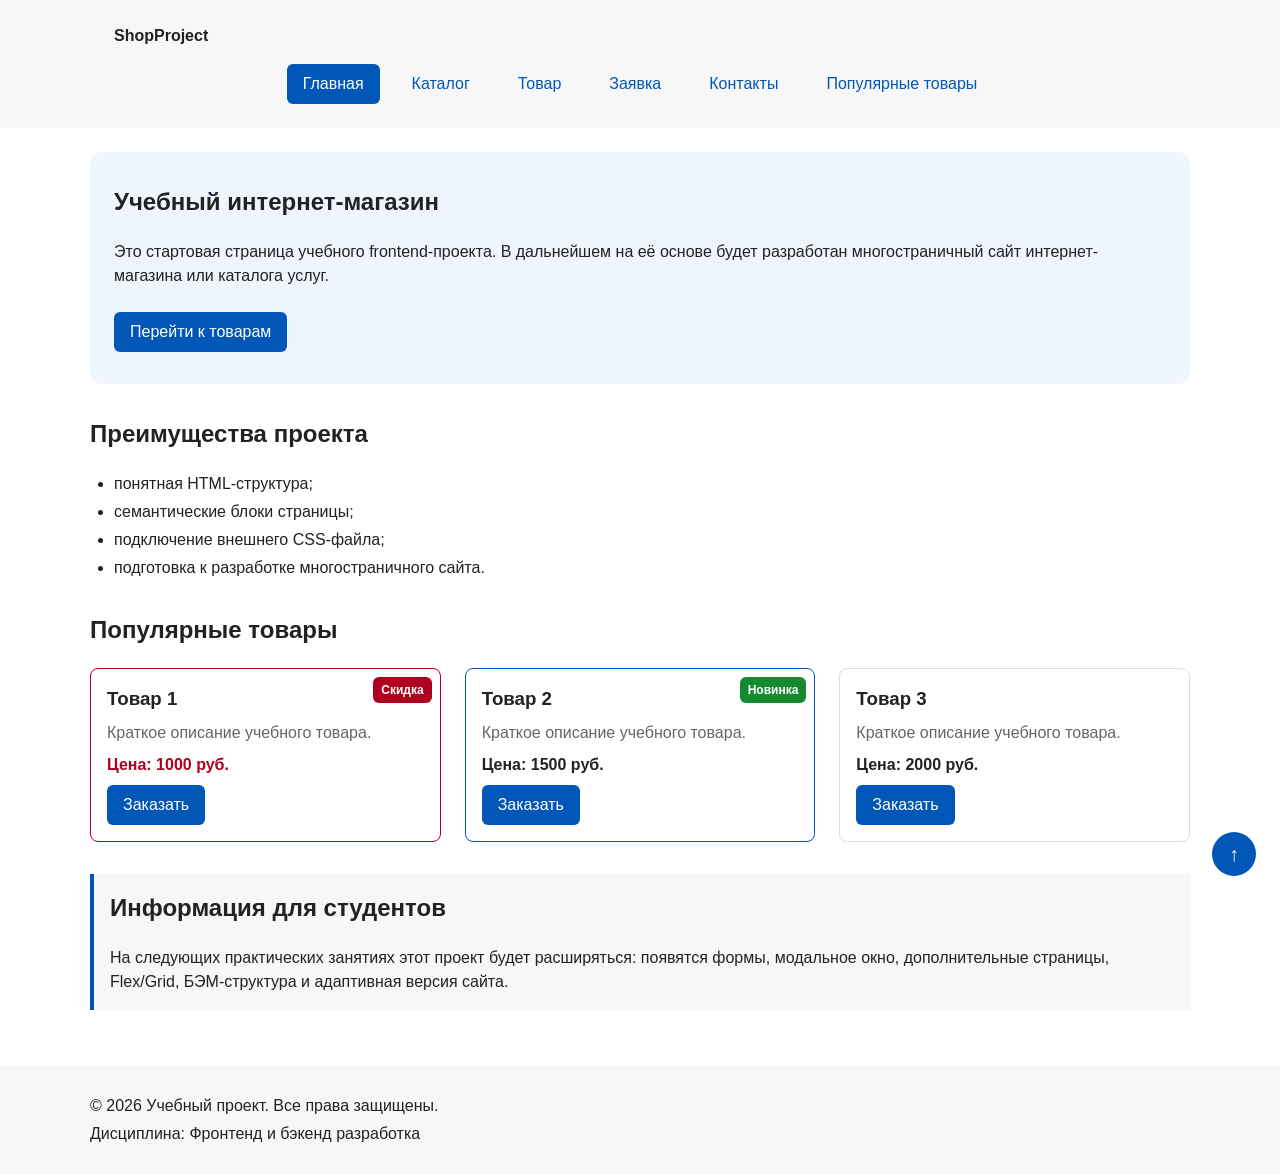
<file: index.html>
<!DOCTYPE html>
<html lang="ru">
<head>
  <meta charset="UTF-8">
  <meta name="viewport" content="width=device-width, initial-scale=1.0">
  <meta name="description" content="Учебный интернет-магазин: популярные товары, преимущества и форма заявки.">
  <title>Главная – Учебный интернет-магазин</title>
  <link rel="stylesheet" href="css/style.css">
  <script src="js/main.js" defer></script>
</head>
<body>

  <header class="site-header">
    <div class="site-header__inner">
      <a class="site-header__logo" href="index.html">ShopProject</a>

      <nav class="site-nav" aria-label="Основная навигация">
        <ul class="site-nav__list">
          <li class="site-nav__item"><a class="site-nav__link site-nav__link--active" href="index.html">Главная</a></li>
          <li class="site-nav__item"><a class="site-nav__link" href="catalog.html">Каталог</a></li>
          <li class="site-nav__item"><a class="site-nav__link" href="product.html">Товар</a></li>
          <li class="site-nav__item"><a class="site-nav__link" href="order.html">Заявка</a></li>
          <li class="site-nav__item"><a class="site-nav__link" href="contacts.html">Контакты</a></li>
          <li class="site-nav__item"><a class="site-nav__link" href="index.html#popular">Популярные товары</a></li>
        </ul>
      </nav>
    </div>
  </header>

  <main class="main">

    <section class="hero">
      <h1 class="hero__title">Учебный интернет-магазин</h1>
      <p class="hero__text">
        Это стартовая страница учебного frontend-проекта.
        В дальнейшем на её основе будет разработан многостраничный сайт
        интернет-магазина или каталога услуг.
      </p>
      <a class="button button--primary" href="#popular">Перейти к товарам</a>
    </section>

    <section class="section" id="advantages">
      <h2 class="section__title">Преимущества проекта</h2>

      <ul class="advantages-list">
        <li class="advantages-list__item">понятная HTML-структура;</li>
        <li class="advantages-list__item">семантические блоки страницы;</li>
        <li class="advantages-list__item">подключение внешнего CSS-файла;</li>
        <li class="advantages-list__item">подготовка к разработке многостраничного сайта.</li>
      </ul>
    </section>

    <section class="section" id="popular">
      <h2 class="section__title">Популярные товары</h2>

      <div class="products-grid">
        <article class="product-card product-card--discount">
          <span class="product-card__badge">Скидка</span>
          <h3 class="product-card__title">Товар 1</h3>
          <p class="product-card__description">Краткое описание учебного товара.</p>
          <p class="product-card__price">Цена: 1000 руб.</p>
          <button class="button button--primary product-card__button" type="button" data-product="Товар 1">
            Заказать
          </button>
        </article>

        <article class="product-card product-card--featured">
          <span class="product-card__badge product-card__badge--new">Новинка</span>
          <h3 class="product-card__title">Товар 2</h3>
          <p class="product-card__description">Краткое описание учебного товара.</p>
          <p class="product-card__price">Цена: 1500 руб.</p>
          <button class="button button--primary product-card__button" type="button" data-product="Товар 2">
            Заказать
          </button>
        </article>

        <article class="product-card">
          <h3 class="product-card__title">Товар 3</h3>
          <p class="product-card__description">Краткое описание учебного товара.</p>
          <p class="product-card__price">Цена: 2000 руб.</p>
          <button class="button button--primary product-card__button" type="button" data-product="Товар 3">
            Заказать
          </button>
        </article>
      </div>
    </section>

    <aside class="aside-info">
      <h2 class="aside-info__title">Информация для студентов</h2>
      <p class="aside-info__text">
        На следующих практических занятиях этот проект будет расширяться:
        появятся формы, модальное окно, дополнительные страницы, Flex/Grid,
        БЭМ-структура и адаптивная версия сайта.
      </p>
    </aside>

  </main>

  <dialog class="order-dialog" id="order-dialog" aria-labelledby="order-dialog-title">
    <h2 class="order-dialog__title" id="order-dialog-title">Оформление заявки</h2>

    <form class="order-form" id="order-form" action="#" method="post" novalidate>
      <input id="selected-product" name="selected-product" type="hidden">

      <div class="order-form__field">
        <label class="order-form__label" for="order-name">Имя</label>
        <input class="order-form__input" id="order-name" name="name" type="text"
               placeholder="Введите ваше имя" minlength="2" autocomplete="given-name" required>
      </div>

      <div class="order-form__field">
        <label class="order-form__label" for="order-email">E-mail</label>
        <input class="order-form__input" id="order-email" name="email" type="email"
               placeholder="example@mail.ru" autocomplete="email" required>
      </div>

      <div class="order-form__field">
        <label class="order-form__label" for="order-phone">Телефон</label>
        <input class="order-form__input" id="order-phone" name="phone" type="tel"
               inputmode="tel" placeholder="+7 (900) 000-00-00"
               pattern="^\+7 \(\d{3}\) \d{3}-\d{2}-\d{2}$" required>
        <small class="order-form__hint">Формат: +7 (900) 000-00-00</small>
      </div>

      <div class="order-form__field">
        <label class="order-form__label" for="order-date">Дата связи</label>
        <input class="order-form__input" id="order-date" name="date" type="date">
      </div>

      <div class="order-form__field">
        <label class="order-form__label" for="order-topic">Тема заявки</label>
        <select class="order-form__select" id="order-topic" name="topic" required>
          <option value="">Выберите тему</option>
          <option value="product">Заказ товара</option>
          <option value="consultation">Консультация</option>
          <option value="delivery">Доставка</option>
        </select>
      </div>

      <div class="order-form__field">
        <label class="order-form__label" for="order-comment">Комментарий</label>
        <textarea class="order-form__textarea" id="order-comment" name="comment"
                  rows="4" placeholder="Укажите дополнительную информацию"></textarea>
      </div>

      <div class="order-form__field order-form__field--checkbox">
        <label class="order-form__label order-form__label--checkbox">
          <input id="order-agreement" name="agreement" type="checkbox" required>
          Я согласен на обработку данных
        </label>
      </div>

      <div class="order-form__actions">
        <button class="button button--secondary" type="button" id="close-order-dialog">Закрыть</button>
        <button class="button button--primary" type="submit">Отправить заявку</button>
      </div>
    </form>
  </dialog>

  <p class="success-message" id="success-message" hidden>
    Форма успешно отправлена!
  </p>

  <a class="scroll-top" href="#" aria-label="Наверх">↑</a>

  <footer class="site-footer" id="contacts">
    <p class="site-footer__text">&copy; 2026 Учебный проект. Все права защищены.</p>
    <p class="site-footer__text">Дисциплина: Фронтенд и бэкенд разработка</p>
  </footer>

</body>
</html>
</file>
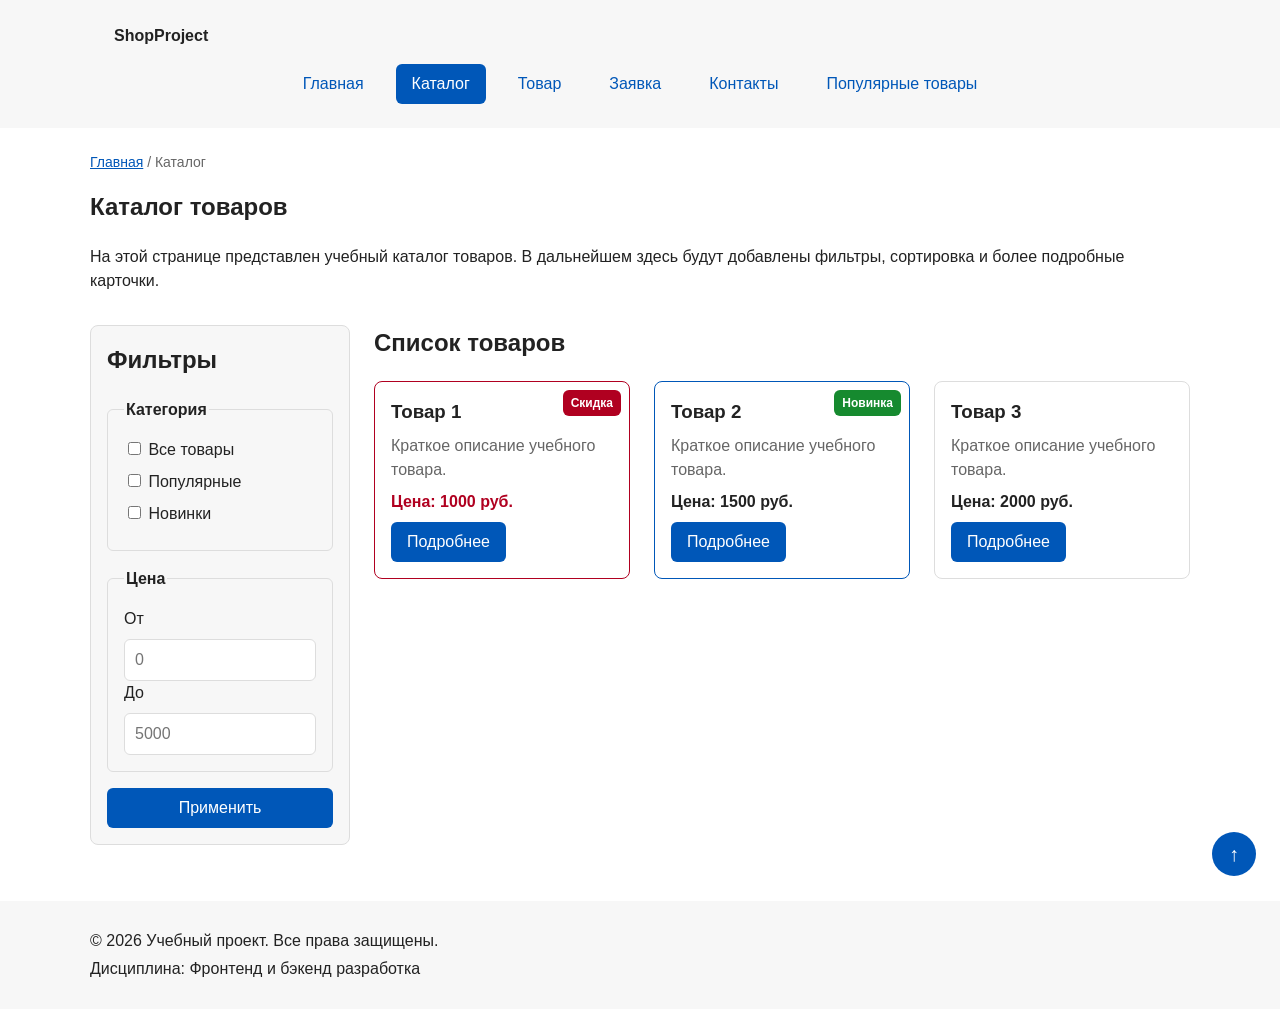
<file: catalog.html>
<!DOCTYPE html>
<html lang="ru">
<head>
  <meta charset="UTF-8">
  <meta name="viewport" content="width=device-width, initial-scale=1.0">
  <meta name="description" content="Каталог товаров учебного интернет-магазина.">
  <title>Каталог товаров – Учебный интернет-магазин</title>
  <link rel="stylesheet" href="css/style.css">
</head>
<body>

  <header class="site-header">
    <div class="site-header__inner">
      <a class="site-header__logo" href="index.html">ShopProject</a>

      <nav class="site-nav" aria-label="Основная навигация">
        <ul class="site-nav__list">
          <li class="site-nav__item"><a class="site-nav__link" href="index.html">Главная</a></li>
          <li class="site-nav__item"><a class="site-nav__link site-nav__link--active" href="catalog.html">Каталог</a></li>
          <li class="site-nav__item"><a class="site-nav__link" href="product.html">Товар</a></li>
          <li class="site-nav__item"><a class="site-nav__link" href="order.html">Заявка</a></li>
          <li class="site-nav__item"><a class="site-nav__link" href="contacts.html">Контакты</a></li>
          <li class="site-nav__item"><a class="site-nav__link" href="index.html#popular">Популярные товары</a></li>
        </ul>
      </nav>
    </div>
  </header>

  <main class="main">

    <nav class="breadcrumbs" aria-label="Хлебные крошки">
      <a class="breadcrumbs__link" href="index.html">Главная</a>
      <span class="breadcrumbs__current">Каталог</span>
    </nav>

    <section class="section">
      <h1 class="section__title">Каталог товаров</h1>
      <p>
        На этой странице представлен учебный каталог товаров.
        В дальнейшем здесь будут добавлены фильтры, сортировка и более подробные карточки.
      </p>
    </section>

    <section class="catalog-layout">

      <aside class="catalog-filters">
        <h2 class="catalog-filters__title">Фильтры</h2>

        <form class="filters-form" action="#" method="get">

          <fieldset class="filters-form__group">
            <legend class="filters-form__legend">Категория</legend>

            <label class="filters-form__label">
              <input type="checkbox" name="category" value="all">
              Все товары
            </label>

            <label class="filters-form__label">
              <input type="checkbox" name="category" value="popular">
              Популярные
            </label>

            <label class="filters-form__label">
              <input type="checkbox" name="category" value="new">
              Новинки
            </label>
          </fieldset>

          <fieldset class="filters-form__group">
            <legend class="filters-form__legend">Цена</legend>

            <label class="filters-form__label" for="price-from">От</label>
            <input class="filters-form__input" id="price-from" name="price-from" type="number" min="0" placeholder="0">

            <label class="filters-form__label" for="price-to">До</label>
            <input class="filters-form__input" id="price-to" name="price-to" type="number" min="0" placeholder="5000">
          </fieldset>

          <button class="button button--primary" type="submit">Применить</button>
        </form>
      </aside>

      <section class="catalog-products">
        <h2 class="section__title">Список товаров</h2>

        <div class="products-grid">
          <article class="product-card product-card--discount">
            <span class="product-card__badge">Скидка</span>
            <h3 class="product-card__title">Товар 1</h3>
            <p class="product-card__description">Краткое описание учебного товара.</p>
            <p class="product-card__price">Цена: 1000 руб.</p>
            <a class="button button--primary product-card__button" href="product.html">Подробнее</a>
          </article>

          <article class="product-card product-card--featured">
            <span class="product-card__badge product-card__badge--new">Новинка</span>
            <h3 class="product-card__title">Товар 2</h3>
            <p class="product-card__description">Краткое описание учебного товара.</p>
            <p class="product-card__price">Цена: 1500 руб.</p>
            <a class="button button--primary product-card__button" href="product.html">Подробнее</a>
          </article>

          <article class="product-card">
            <h3 class="product-card__title">Товар 3</h3>
            <p class="product-card__description">Краткое описание учебного товара.</p>
            <p class="product-card__price">Цена: 2000 руб.</p>
            <a class="button button--primary product-card__button" href="product.html">Подробнее</a>
          </article>
        </div>
      </section>

    </section>

  </main>

  <a class="scroll-top" href="#" aria-label="Наверх">↑</a>

  <footer class="site-footer">
    <p class="site-footer__text">&copy; 2026 Учебный проект. Все права защищены.</p>
    <p class="site-footer__text">Дисциплина: Фронтенд и бэкенд разработка</p>
  </footer>

</body>
</html>
</file>
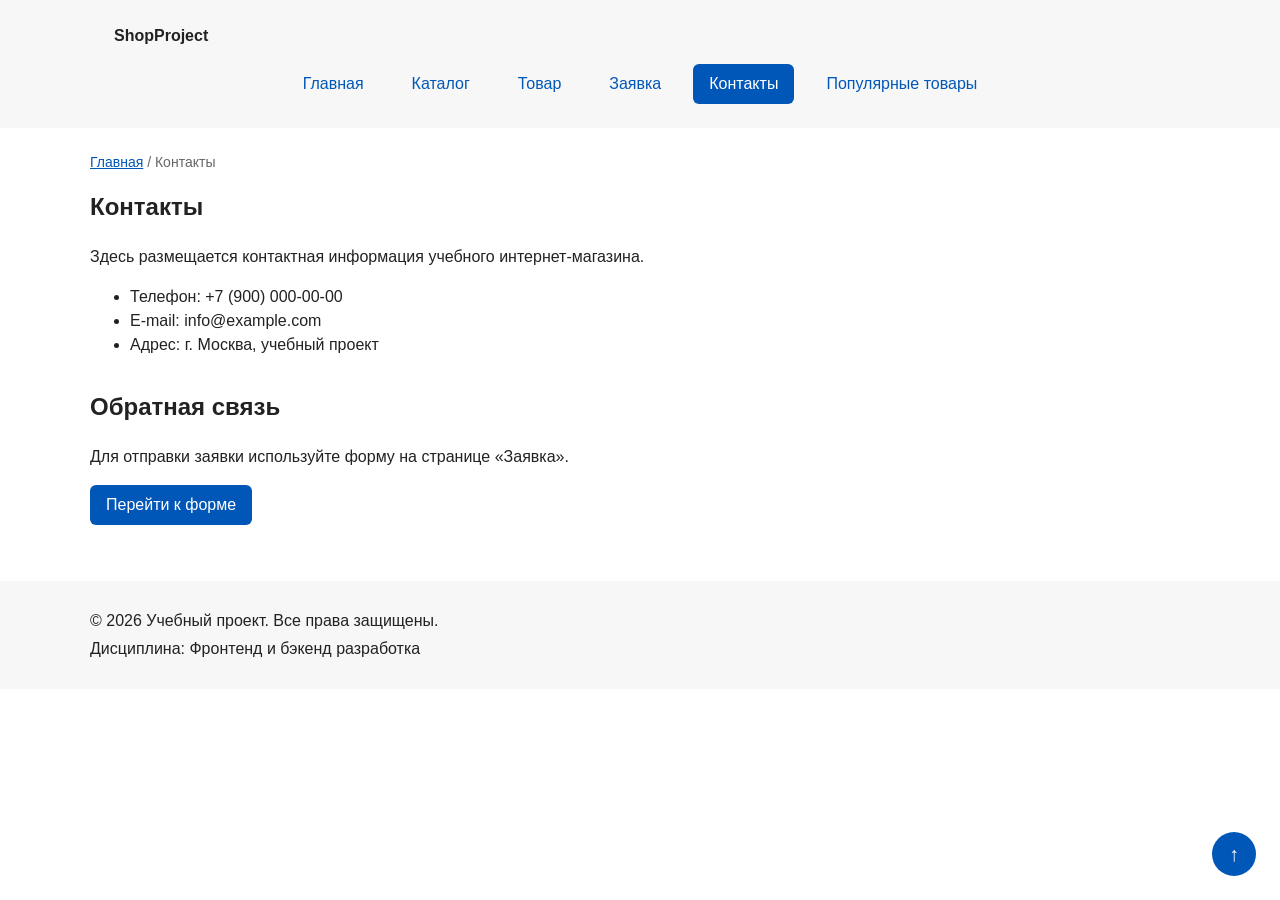
<file: contacts.html>
<!DOCTYPE html>
<html lang="ru">
<head>
  <meta charset="UTF-8">
  <meta name="viewport" content="width=device-width, initial-scale=1.0">
  <meta name="description" content="Контактная информация учебного интернет-магазина.">
  <title>Контакты – Учебный интернет-магазин</title>
  <link rel="stylesheet" href="css/style.css">
</head>
<body>

  <header class="site-header">
    <div class="site-header__inner">
      <a class="site-header__logo" href="index.html">ShopProject</a>

      <nav class="site-nav" aria-label="Основная навигация">
        <ul class="site-nav__list">
          <li class="site-nav__item"><a class="site-nav__link" href="index.html">Главная</a></li>
          <li class="site-nav__item"><a class="site-nav__link" href="catalog.html">Каталог</a></li>
          <li class="site-nav__item"><a class="site-nav__link" href="product.html">Товар</a></li>
          <li class="site-nav__item"><a class="site-nav__link" href="order.html">Заявка</a></li>
          <li class="site-nav__item"><a class="site-nav__link site-nav__link--active" href="contacts.html">Контакты</a></li>
          <li class="site-nav__item"><a class="site-nav__link" href="index.html#popular">Популярные товары</a></li>
        </ul>
      </nav>
    </div>
  </header>

  <main class="main">

    <nav class="breadcrumbs" aria-label="Хлебные крошки">
      <a class="breadcrumbs__link" href="index.html">Главная</a>
      <span class="breadcrumbs__current">Контакты</span>
    </nav>

    <section class="section">
      <h1 class="section__title">Контакты</h1>
      <p>
        Здесь размещается контактная информация учебного интернет-магазина.
      </p>
      <ul>
        <li>Телефон: +7 (900) 000-00-00</li>
        <li>E-mail: info@example.com</li>
        <li>Адрес: г. Москва, учебный проект</li>
      </ul>
    </section>

    <section class="section" id="feedback">
      <h2 class="section__title">Обратная связь</h2>
      <p>
        Для отправки заявки используйте форму на странице «Заявка».
      </p>
      <a class="button button--primary" href="order.html">Перейти к форме</a>
    </section>

  </main>

  <a class="scroll-top" href="#" aria-label="Наверх">↑</a>

  <footer class="site-footer">
    <p class="site-footer__text">&copy; 2026 Учебный проект. Все права защищены.</p>
    <p class="site-footer__text">Дисциплина: Фронтенд и бэкенд разработка</p>
  </footer>

</body>
</html>
</file>
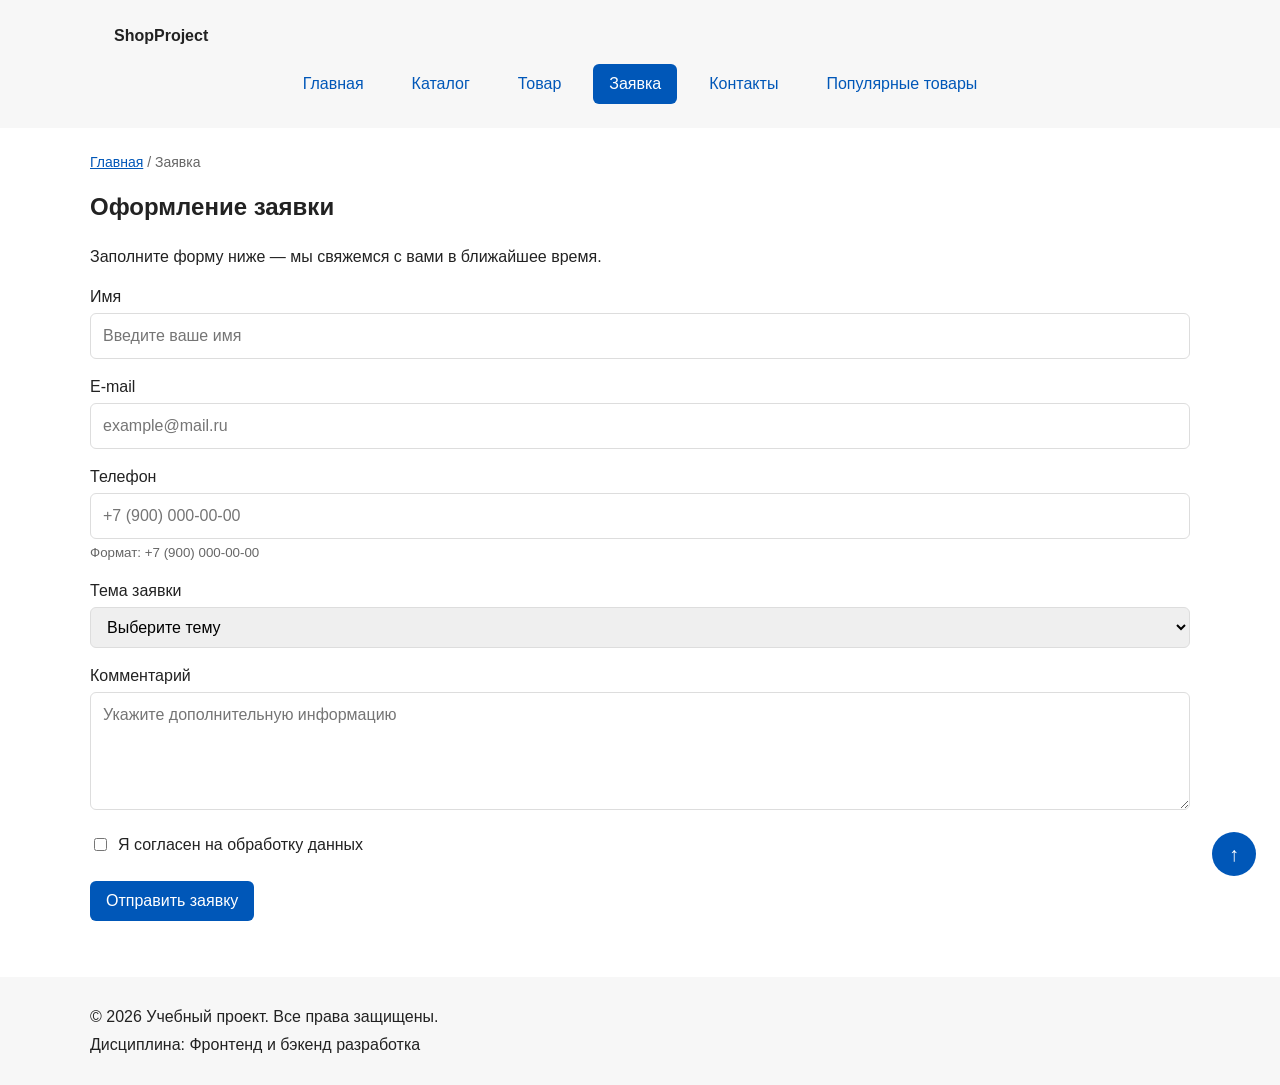
<file: order.html>
<!DOCTYPE html>
<html lang="ru">
<head>
  <meta charset="UTF-8">
  <meta name="viewport" content="width=device-width, initial-scale=1.0">
  <meta name="description" content="Оформление заявки в учебном интернет-магазине.">
  <title>Заявка – Учебный интернет-магазин</title>
  <link rel="stylesheet" href="css/style.css">
</head>
<body>

  <header class="site-header">
    <div class="site-header__inner">
      <a class="site-header__logo" href="index.html">ShopProject</a>

      <nav class="site-nav" aria-label="Основная навигация">
        <ul class="site-nav__list">
          <li class="site-nav__item"><a class="site-nav__link" href="index.html">Главная</a></li>
          <li class="site-nav__item"><a class="site-nav__link" href="catalog.html">Каталог</a></li>
          <li class="site-nav__item"><a class="site-nav__link" href="product.html">Товар</a></li>
          <li class="site-nav__item"><a class="site-nav__link site-nav__link--active" href="order.html">Заявка</a></li>
          <li class="site-nav__item"><a class="site-nav__link" href="contacts.html">Контакты</a></li>
          <li class="site-nav__item"><a class="site-nav__link" href="index.html#popular">Популярные товары</a></li>
        </ul>
      </nav>
    </div>
  </header>

  <main class="main">

    <nav class="breadcrumbs" aria-label="Хлебные крошки">
      <a class="breadcrumbs__link" href="index.html">Главная</a>
      <span class="breadcrumbs__current">Заявка</span>
    </nav>

    <section class="section">
      <h1 class="section__title">Оформление заявки</h1>
      <p>
        Заполните форму ниже — мы свяжемся с вами в ближайшее время.
      </p>

      <form class="order-form" action="#" method="post" novalidate>

        <div class="order-form__field">
          <label class="order-form__label" for="page-name">Имя</label>
          <input class="order-form__input" id="page-name" name="name" type="text"
                 placeholder="Введите ваше имя" minlength="2" required>
        </div>

        <div class="order-form__field">
          <label class="order-form__label" for="page-email">E-mail</label>
          <input class="order-form__input" id="page-email" name="email" type="email"
                 placeholder="example@mail.ru" required>
        </div>

        <div class="order-form__field">
          <label class="order-form__label" for="page-phone">Телефон</label>
          <input class="order-form__input" id="page-phone" name="phone" type="tel"
                 inputmode="tel" placeholder="+7 (900) 000-00-00"
                 pattern="^\+7 \(\d{3}\) \d{3}-\d{2}-\d{2}$" required>
          <small class="order-form__hint">Формат: +7 (900) 000-00-00</small>
        </div>

        <div class="order-form__field">
          <label class="order-form__label" for="page-topic">Тема заявки</label>
          <select class="order-form__select" id="page-topic" name="topic" required>
            <option value="">Выберите тему</option>
            <option value="product">Заказ товара</option>
            <option value="consultation">Консультация</option>
            <option value="delivery">Доставка</option>
          </select>
        </div>

        <div class="order-form__field">
          <label class="order-form__label" for="page-comment">Комментарий</label>
          <textarea class="order-form__textarea" id="page-comment" name="comment"
                    rows="4" placeholder="Укажите дополнительную информацию"></textarea>
        </div>

        <div class="order-form__field order-form__field--checkbox">
          <label class="order-form__label order-form__label--checkbox">
            <input id="page-agreement" name="agreement" type="checkbox" required>
            Я согласен на обработку данных
          </label>
        </div>

        <div class="order-form__actions">
          <button class="button button--primary" type="submit">Отправить заявку</button>
        </div>
      </form>
    </section>

  </main>

  <a class="scroll-top" href="#" aria-label="Наверх">↑</a>

  <footer class="site-footer">
    <p class="site-footer__text">&copy; 2026 Учебный проект. Все права защищены.</p>
    <p class="site-footer__text">Дисциплина: Фронтенд и бэкенд разработка</p>
  </footer>

</body>
</html>
</file>
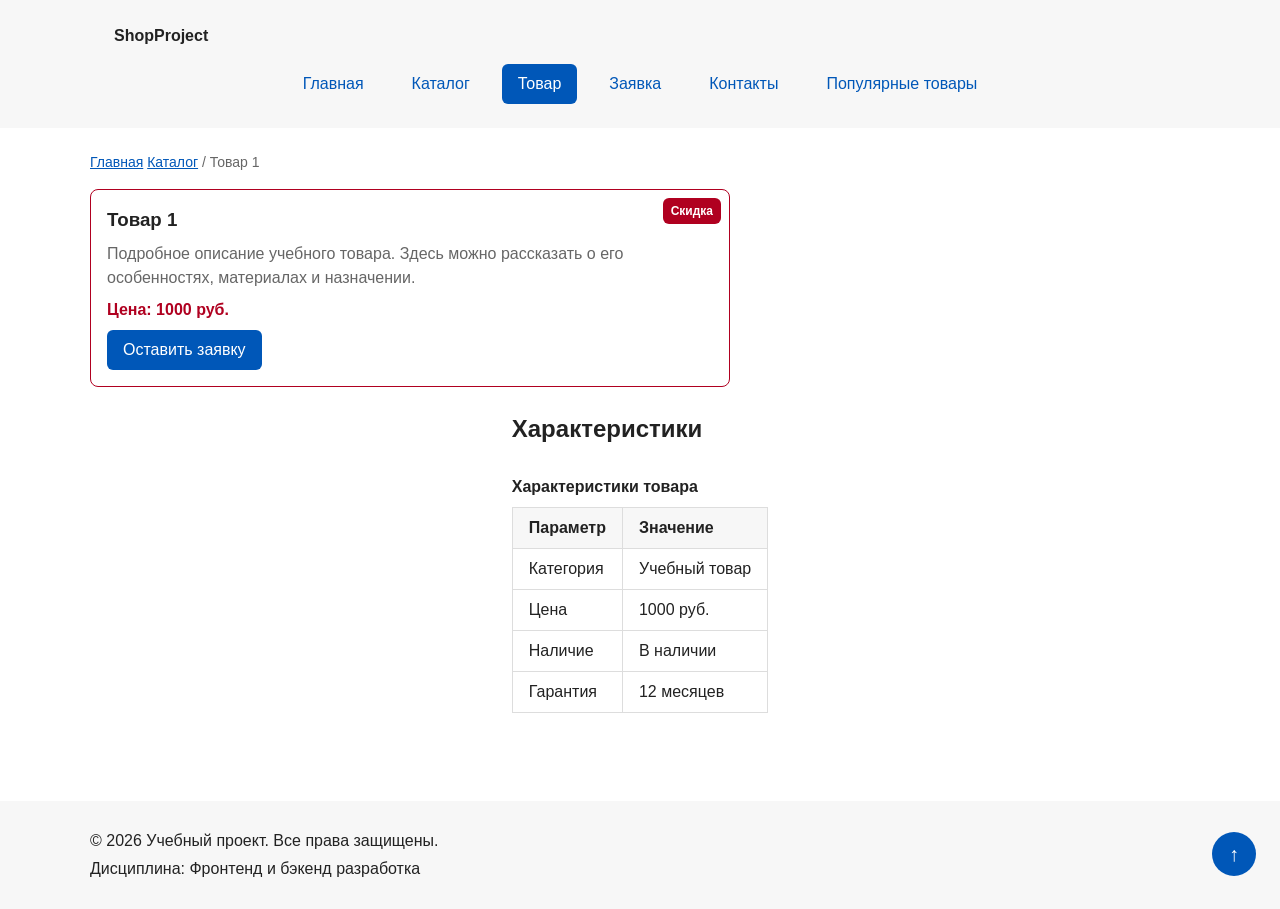
<file: product.html>
<!DOCTYPE html>
<html lang="ru">
<head>
  <meta charset="UTF-8">
  <meta name="viewport" content="width=device-width, initial-scale=1.0">
  <meta name="description" content="Карточка товара учебного интернет-магазина: характеристики, цена, заявка.">
  <title>Товар 1 – Учебный интернет-магазин</title>
  <link rel="stylesheet" href="css/style.css">
</head>
<body>

  <header class="site-header">
    <div class="site-header__inner">
      <a class="site-header__logo" href="index.html">ShopProject</a>

      <nav class="site-nav" aria-label="Основная навигация">
        <ul class="site-nav__list">
          <li class="site-nav__item"><a class="site-nav__link" href="index.html">Главная</a></li>
          <li class="site-nav__item"><a class="site-nav__link" href="catalog.html">Каталог</a></li>
          <li class="site-nav__item"><a class="site-nav__link site-nav__link--active" href="product.html">Товар</a></li>
          <li class="site-nav__item"><a class="site-nav__link" href="order.html">Заявка</a></li>
          <li class="site-nav__item"><a class="site-nav__link" href="contacts.html">Контакты</a></li>
          <li class="site-nav__item"><a class="site-nav__link" href="index.html#popular">Популярные товары</a></li>
        </ul>
      </nav>
    </div>
  </header>

  <main class="main">

    <nav class="breadcrumbs" aria-label="Хлебные крошки">
      <a class="breadcrumbs__link" href="index.html">Главная</a>
      <a class="breadcrumbs__link" href="catalog.html">Каталог</a>
      <span class="breadcrumbs__current">Товар 1</span>
    </nav>

    <section class="section product-page">

      <article class="product-card product-card--featured product-card--discount">
        <span class="product-card__badge">Скидка</span>
        <h1 class="product-card__title">Товар 1</h1>
        <p class="product-card__description">
          Подробное описание учебного товара. Здесь можно рассказать о его особенностях,
          материалах и назначении.
        </p>
        <p class="product-card__price">Цена: 1000 руб.</p>
        <a class="button button--primary product-card__button" href="order.html">Оставить заявку</a>
      </article>

      <section class="section">
        <h2 class="section__title">Характеристики</h2>

        <table class="product-table">
          <caption>Характеристики товара</caption>
          <thead>
            <tr>
              <th scope="col">Параметр</th>
              <th scope="col">Значение</th>
            </tr>
          </thead>
          <tbody>
            <tr>
              <td>Категория</td>
              <td>Учебный товар</td>
            </tr>
            <tr>
              <td>Цена</td>
              <td>1000 руб.</td>
            </tr>
            <tr>
              <td>Наличие</td>
              <td>В наличии</td>
            </tr>
            <tr>
              <td>Гарантия</td>
              <td>12 месяцев</td>
            </tr>
          </tbody>
        </table>
      </section>

    </section>

  </main>

  <a class="scroll-top" href="#" aria-label="Наверх">↑</a>

  <footer class="site-footer">
    <p class="site-footer__text">&copy; 2026 Учебный проект. Все права защищены.</p>
    <p class="site-footer__text">Дисциплина: Фронтенд и бэкенд разработка</p>
  </footer>

</body>
</html>
</file>
<file: css/style.css>
/* ===================================
   1. Переменные проекта
   =================================== */

:root {
  --color-bg: #ffffff;
  --color-text: #222222;
  --color-muted: #666666;
  --color-primary: #0057b8;
  --color-primary-dark: #003f86;
  --color-border: #dddddd;
  --color-surface: #f7f7f7;
  --color-surface-accent: #eef5ff;
  --color-danger: #b00020;
  --color-success: #168a2f;
  --color-success-bg: #eefaf0;
  --color-white: #ffffff;

  --space-xs: 4px;
  --space-sm: 8px;
  --space-md: 16px;
  --space-lg: 24px;
  --space-xl: 32px;

  --radius-sm: 6px;
  --radius-md: 8px;
  --radius-lg: 12px;

  --container-width: 1100px;
}

/* ===================================
   2. Базовые стили
   =================================== */

* {
  box-sizing: border-box;
}

html {
  scroll-behavior: smooth;
}

body {
  margin: 0;
  font-family: Arial, sans-serif;
  line-height: 1.5;
  color: var(--color-text);
  background-color: var(--color-bg);
}

/* ===================================
   3. Общие элементы интерфейса
   =================================== */

a {
  color: var(--color-primary);
}

a:hover {
  color: var(--color-primary-dark);
}

a:focus-visible {
  outline: 2px solid var(--color-primary);
  outline-offset: 3px;
}

/* --- Кнопка: блок с модификаторами --- */

.button {
  display: inline-block;
  padding: var(--space-sm) var(--space-md);
  border: none;
  border-radius: var(--radius-sm);
  font: inherit;
  text-decoration: none;
  cursor: pointer;
}

.button--primary {
  color: var(--color-white);
  background-color: var(--color-primary);
}

.button--primary:hover {
  background-color: var(--color-primary-dark);
}

.button--secondary {
  color: var(--color-primary);
  background-color: transparent;
  border: 1px solid var(--color-primary);
}

.button--secondary:hover {
  color: var(--color-white);
  background-color: var(--color-primary);
}

.button:focus-visible {
  outline: 2px solid var(--color-primary);
  outline-offset: 3px;
}

.button:disabled {
  opacity: 0.6;
  cursor: not-allowed;
}

/* ===================================
   4. Шапка и навигация
   =================================== */

.site-header {
  background-color: var(--color-surface);
}

.site-header__inner {
  max-width: var(--container-width);
  margin: 0 auto;
  padding: var(--space-lg);
}

.site-header__logo {
  font-weight: 700;
  color: var(--color-text);
  text-decoration: none;
}

.site-nav__list {
  display: flex;
  flex-wrap: wrap;
  justify-content: center;
  align-items: center;
  gap: var(--space-md);
  padding: 0;
  margin: var(--space-md) 0 0;
  list-style: none;
}

.site-nav__item {
  margin: 0;
}

.site-nav__link {
  display: inline-block;
  padding: var(--space-sm) var(--space-md);
  color: var(--color-primary);
  text-decoration: none;
  border-radius: var(--radius-sm);
}

.site-nav__link:hover {
  color: var(--color-white);
  background-color: var(--color-primary);
}

.site-nav__link:focus-visible {
  outline: 2px solid var(--color-primary);
  outline-offset: 3px;
}

.site-nav__link--active {
  color: var(--color-white);
  background-color: var(--color-primary);
}

/* ===================================
   5. Компоненты страницы
   =================================== */

.main {
  padding: var(--space-lg);
}

.hero {
  max-width: var(--container-width);
  margin: 0 auto var(--space-xl);
  padding: var(--space-xl) var(--space-lg);
  background-color: var(--color-surface-accent);
  border-radius: var(--radius-lg);
}

.hero__title {
  margin-top: 0;
}

.hero__text {
  margin-bottom: var(--space-lg);
}

.section {
  max-width: var(--container-width);
  margin: 0 auto var(--space-xl);
}

.section__title {
  margin-top: 0;
}

.advantages-list {
  padding-left: var(--space-lg);
}

.advantages-list__item {
  margin-bottom: var(--space-xs);
}

.aside-info {
  max-width: var(--container-width);
  margin: 0 auto var(--space-xl);
  padding: var(--space-md);
  border-left: 4px solid var(--color-primary);
  background-color: var(--color-surface);
}

.aside-info__title {
  margin-top: 0;
}

.aside-info__text {
  margin-bottom: 0;
}

.site-footer {
  padding: var(--space-lg);
  background-color: var(--color-surface);
}

.site-footer__text {
  max-width: var(--container-width);
  margin: var(--space-xs) auto;
}

/* ===================================
   6. Хлебные крошки и якоря
   =================================== */

.breadcrumbs {
  max-width: var(--container-width);
  margin: 0 auto var(--space-md);
  font-size: 14px;
  color: var(--color-muted);
}

.breadcrumbs__link {
  color: var(--color-primary);
}

.breadcrumbs__current::before {
  content: " / ";
  color: var(--color-muted);
}

:target {
  outline: 2px dashed var(--color-primary);
  outline-offset: 4px;
}

/* ===================================
   7. Карточки товаров и сетки
   =================================== */

.products-grid {
  display: grid;
  grid-template-columns: repeat(3, 1fr);
  gap: var(--space-lg);
}

.product-card {
  display: flex;
  flex-direction: column;
  gap: var(--space-sm);
  padding: var(--space-md);
  border: 1px solid var(--color-border);
  border-radius: var(--radius-md);
  background-color: var(--color-bg);
}

.product-card:hover {
  border-color: var(--color-primary);
}

.product-card--featured {
  border-color: var(--color-primary);
}

.product-card--discount {
  border-color: var(--color-danger);
}

.product-card__title {
  margin: 0;
  color: var(--color-text);
}

.product-card__description {
  margin: 0;
  color: var(--color-muted);
}

.product-card__price {
  margin: 0;
  font-weight: 700;
}

.product-card--discount .product-card__price {
  color: var(--color-danger);
}

.product-card__button {
  margin-top: auto;
  align-self: flex-start;
}

/* ===================================
   8. Каталог
   =================================== */

.catalog-layout {
  max-width: var(--container-width);
  margin: 0 auto var(--space-xl);
  display: grid;
  grid-template-columns: 260px 1fr;
  grid-template-areas: "filters products";
  gap: var(--space-lg);
}

.catalog-filters {
  grid-area: filters;
  padding: var(--space-md);
  border: 1px solid var(--color-border);
  border-radius: var(--radius-md);
  background-color: var(--color-surface);
}

.catalog-filters__title {
  margin-top: 0;
}

.catalog-products {
  grid-area: products;
}

.filters-form {
  display: grid;
  gap: var(--space-md);
}

.filters-form__group {
  margin: 0;
  padding: var(--space-md);
  border: 1px solid var(--color-border);
  border-radius: var(--radius-sm);
}

.filters-form__legend {
  font-weight: 700;
}

.filters-form__label {
  display: block;
  margin-bottom: var(--space-sm);
}

.filters-form__input {
  width: 100%;
  padding: 8px 10px;
  border: 1px solid var(--color-border);
  border-radius: var(--radius-sm);
  font: inherit;
}

/* ===================================
   9. Модальное окно и форма заявки
   =================================== */

.order-dialog {
  width: min(100% - 32px, 560px);
  padding: var(--space-lg);
  border: none;
  border-radius: var(--radius-lg);
}

.order-dialog::backdrop {
  background-color: rgba(0, 0, 0, 0.5);
}

.order-dialog__title {
  margin-top: 0;
}

.order-form__field {
  margin-bottom: var(--space-md);
}

.order-form__field--checkbox {
  margin-bottom: var(--space-md);
}

.order-form__label {
  display: block;
  margin-bottom: var(--space-xs);
}

.order-form__label--checkbox {
  display: flex;
  align-items: center;
  gap: var(--space-sm);
  margin-bottom: 0;
}

.order-form__input,
.order-form__select,
.order-form__textarea {
  width: 100%;
  padding: 10px 12px;
  border: 1px solid var(--color-border);
  border-radius: var(--radius-sm);
  font: inherit;
}

.order-form__input[type="checkbox"] {
  width: auto;
}

.order-form__hint {
  display: block;
  margin-top: var(--space-xs);
  color: var(--color-muted);
}

.order-form__input:hover,
.order-form__select:hover,
.order-form__textarea:hover {
  border-color: var(--color-primary);
}

.order-form__input:focus-visible,
.order-form__select:focus-visible,
.order-form__textarea:focus-visible {
  outline: 2px solid var(--color-primary);
  outline-offset: 3px;
}

[aria-invalid="true"] {
  border-color: var(--color-danger);
}

.order-form__actions {
  display: flex;
  gap: var(--space-md);
  margin-top: var(--space-lg);
}

.success-message {
  max-width: var(--container-width);
  margin: var(--space-lg) auto;
  padding: var(--space-md);
  border-left: 4px solid var(--color-success);
  background-color: var(--color-success-bg);
}
/* ===================================
   10. Позиционирование
   =================================== */

/* Sticky-шапка */
.site-header {
  position: sticky;
  top: 0;
  z-index: 100;
}

/* Карточка — relative, чтобы бейдж позиционировался относительно неё */
.product-card {
  position: relative;
}

/* Бейдж */
.product-card__badge {
  position: absolute;
  top: var(--space-sm);
  right: var(--space-sm);
  padding: 4px 8px;
  color: var(--color-white);
  background-color: var(--color-danger);
  border-radius: var(--radius-sm);
  font-size: 12px;
  font-weight: 700;
  z-index: 1;
}

.product-card__badge--new {
  background-color: var(--color-success);
}

/* Фиксированная кнопка «Наверх» */
.scroll-top {
  position: fixed;
  right: var(--space-lg);
  bottom: var(--space-lg);
  z-index: 200;

  display: flex;
  align-items: center;
  justify-content: center;

  width: 44px;
  height: 44px;

  color: var(--color-white);
  background-color: var(--color-primary);
  border-radius: 50%;
  text-decoration: none;
  font-size: 20px;

  transition: background-color 0.2s ease;
}

.scroll-top:hover {
  background-color: var(--color-primary-dark);
}

.scroll-top:focus-visible {
  outline: 2px solid var(--color-primary);
  outline-offset: 3px;
}

/* ===================================
   11. Таблица характеристик
   =================================== */

.product-table {
  width: 100%;
  border-collapse: collapse;
  background-color: var(--color-bg);
}

.product-table caption {
  padding: var(--space-sm) 0;
  font-weight: 700;
  text-align: left;
  color: var(--color-text);
}

.product-table th,
.product-table td {
  padding: var(--space-sm) var(--space-md);
  border: 1px solid var(--color-border);
  text-align: left;
}

.product-table th {
  background-color: var(--color-surface);
}

/* ===================================
   12. Страница товара
   =================================== */

.product-page {
  display: grid;
  gap: var(--space-lg);
}

.product-page .product-card {
  max-width: 640px;
}
</file>
